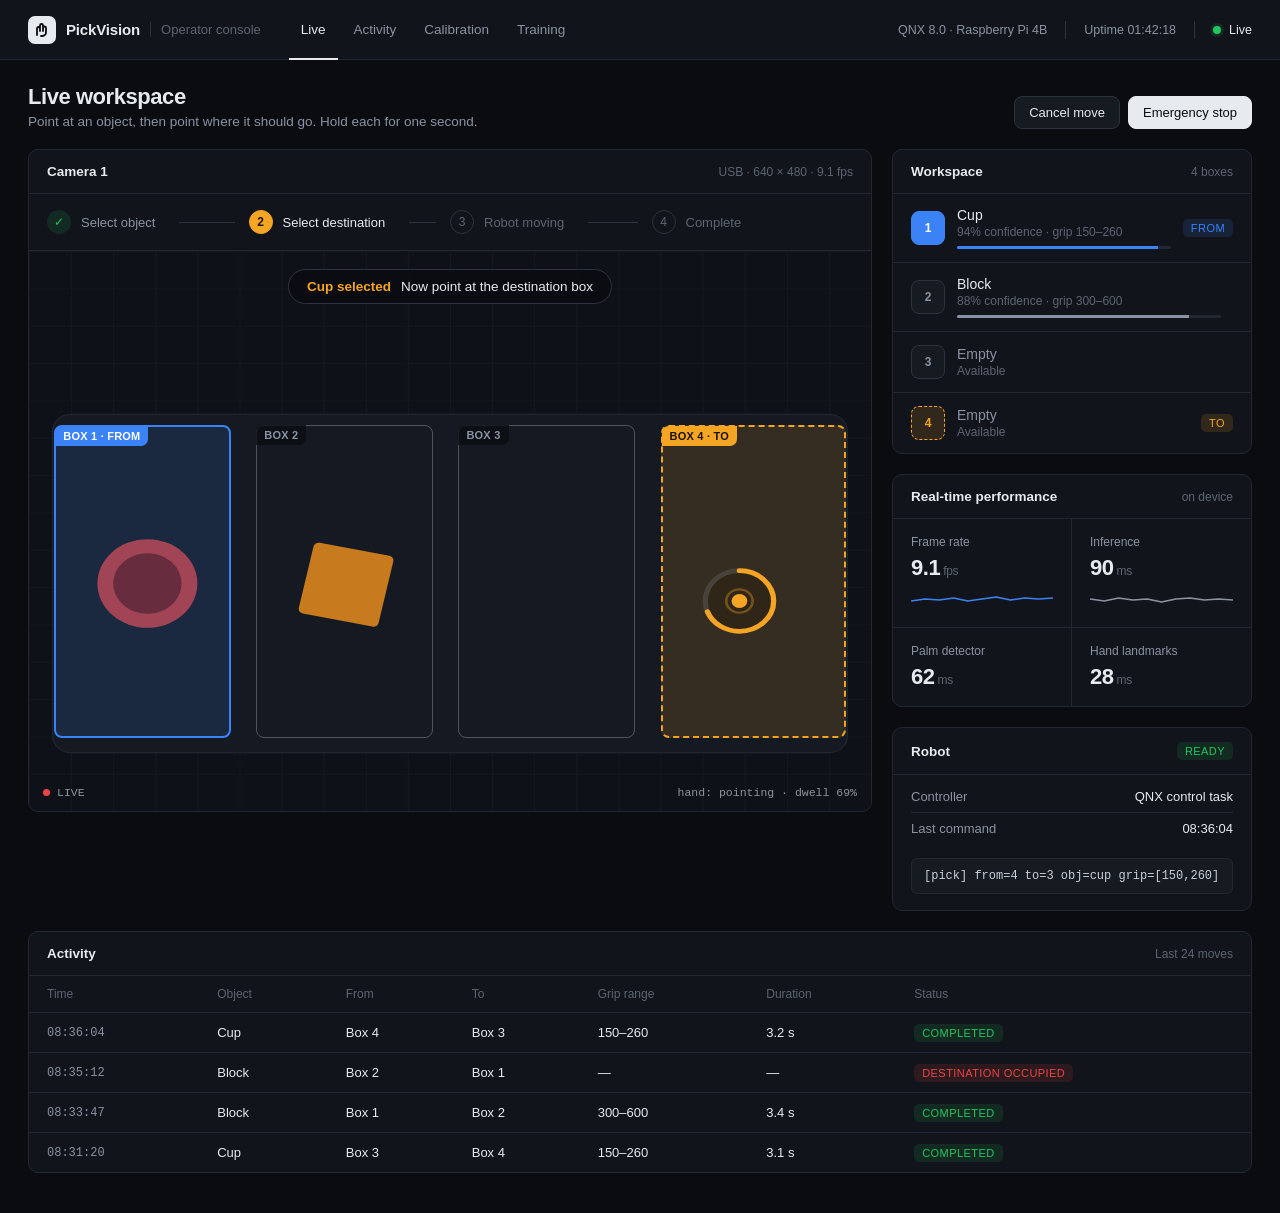
<file: design/dashboard_mockup.html>
<!doctype html>
<html lang="en">
<head>
<meta charset="utf-8">
<meta name="viewport" content="width=device-width, initial-scale=1">
<title>PickVision — Operator Console</title>
<!-- DESIGN MOCKUP ONLY: static sample data, nothing is live. -->
<style>
:root{
  --bg:#0A0C10; --panel:#11141A; --panel-2:#161A21; --line:#222833; --line-2:#2C3340;
  --text:#E7EAEE; --muted:#8A93A3; --faint:#5C6573;
  --blue:#3B82F6; --blue-soft:rgba(59,130,246,.14);
  --amber:#F5A524; --amber-soft:rgba(245,165,36,.14);
  --green:#22C55E; --green-soft:rgba(34,197,94,.12);
  --red:#EF4444; --red-soft:rgba(239,68,68,.12);
  --r:10px;
  --font:"Inter","Segoe UI",-apple-system,"Helvetica Neue",Roboto,Arial,sans-serif;
  --mono:"JetBrains Mono","Cascadia Mono",Consolas,"SF Mono",monospace;
}
*{box-sizing:border-box}
html,body{margin:0;background:var(--bg);color:var(--text);font-family:var(--font);font-size:14px;-webkit-font-smoothing:antialiased}
.num{font-variant-numeric:tabular-nums}

/* top bar */
.topbar{height:60px;display:flex;align-items:center;gap:28px;padding:0 28px;border-bottom:1px solid var(--line);background:var(--panel)}
.brand{display:flex;align-items:center;gap:10px}
.mark{width:28px;height:28px;border-radius:7px;background:var(--text);display:grid;place-items:center}
.mark svg{width:16px;height:16px}
.brand b{font-size:15px;font-weight:600;letter-spacing:-.01em}
.brand span{color:var(--faint);font-size:13px;padding-left:10px;border-left:1px solid var(--line-2)}
.nav{display:flex;gap:4px;height:100%}
.nav a{display:flex;align-items:center;padding:0 12px;color:var(--muted);text-decoration:none;font-size:13.5px;border-bottom:2px solid transparent;margin-bottom:-1px}
.nav a.on{color:var(--text);border-bottom-color:var(--text)}
.spacer{flex:1}
.sys{display:flex;align-items:center;gap:18px;color:var(--muted);font-size:12.5px}
.sys .sep{width:1px;height:18px;background:var(--line-2)}
.live{display:flex;align-items:center;gap:8px;color:var(--text);font-weight:500}
.dot{width:8px;height:8px;border-radius:50%;background:var(--green);box-shadow:0 0 0 3px var(--green-soft)}

/* layout */
.page{max-width:1440px;margin:0 auto;padding:24px 28px 40px}
.head{display:flex;align-items:flex-end;justify-content:space-between;margin-bottom:20px}
.head h1{margin:0;font-size:22px;font-weight:600;letter-spacing:-.02em}
.head p{margin:4px 0 0;color:var(--muted);font-size:13.5px}
.btn{font:inherit;font-size:13px;color:var(--text);background:var(--panel-2);border:1px solid var(--line-2);border-radius:8px;padding:8px 14px;cursor:pointer;display:inline-flex;align-items:center;gap:8px}
.btn:hover{border-color:#3A4252}
.btn.primary{background:var(--text);color:#0A0C10;border-color:var(--text);font-weight:500}
.grid{display:grid;grid-template-columns:minmax(0,1fr) 360px;gap:20px;align-items:start}
.panel{background:var(--panel);border:1px solid var(--line);border-radius:var(--r)}
.ph{display:flex;align-items:center;justify-content:space-between;padding:14px 18px;border-bottom:1px solid var(--line)}
.ph h2{margin:0;font-size:13.5px;font-weight:600}
.ph .meta{color:var(--faint);font-size:12px}
.tag{font-size:11px;font-weight:500;letter-spacing:.04em;text-transform:uppercase;padding:3px 8px;border-radius:5px}

/* stepper */
.stepper{display:flex;padding:16px 18px;gap:0;border-bottom:1px solid var(--line)}
.st{flex:1;display:flex;align-items:center;gap:10px;color:var(--faint);font-size:13px;position:relative}
.st:not(:last-child)::after{content:"";flex:1;height:1px;background:var(--line-2);margin:0 14px}
.st i{width:24px;height:24px;border-radius:50%;border:1px solid var(--line-2);display:grid;place-items:center;font-style:normal;font-size:12px;flex:none}
.st.done{color:var(--muted)} .st.done i{background:var(--green-soft);border-color:transparent;color:var(--green)}
.st.now{color:var(--text);font-weight:500} .st.now i{background:var(--amber);border-color:var(--amber);color:#1A1203;font-weight:600}

/* camera */
.cam{position:relative;aspect-ratio:4/3;max-height:560px;width:100%;background:#0E1117;overflow:hidden;border-radius:0 0 var(--r) var(--r)}
.cam svg.scene{position:absolute;inset:0;width:100%;height:100%}
.zone{position:absolute;border-radius:8px;border:1.5px solid rgba(231,234,238,.28)}
.zone .zl{position:absolute;top:-1px;left:-1px;font-size:11px;font-weight:600;padding:4px 8px;border-radius:7px 0 7px 0;background:rgba(10,12,16,.75);color:var(--muted);letter-spacing:.02em}
.zone.from{border:2px solid var(--blue);background:var(--blue-soft)}
.zone.from .zl{background:var(--blue);color:#fff}
.zone.to{border:2px dashed var(--amber);background:var(--amber-soft)}
.zone.to .zl{background:var(--amber);color:#1A1203}
.banner{position:absolute;left:50%;top:18px;transform:translateX(-50%);background:rgba(10,12,16,.82);border:1px solid var(--line-2);border-radius:999px;padding:9px 18px;font-size:13.5px;display:flex;align-items:center;gap:10px;white-space:nowrap}
.banner b{color:var(--amber);font-weight:600}
.camfoot{position:absolute;left:14px;bottom:12px;right:14px;display:flex;justify-content:space-between;font-family:var(--mono);font-size:11.5px;color:rgba(231,234,238,.6)}
.rec{display:flex;align-items:center;gap:7px}
.rec::before{content:"";width:7px;height:7px;border-radius:50%;background:var(--red)}

/* right column */
.col{display:flex;flex-direction:column;gap:20px}
.rows .row{display:grid;grid-template-columns:34px 1fr auto;align-items:center;gap:12px;padding:13px 18px;border-bottom:1px solid var(--line)}
.rows .row:last-child{border-bottom:0}
.bx{width:34px;height:34px;border-radius:8px;background:var(--panel-2);border:1px solid var(--line-2);display:grid;place-items:center;font-size:12px;font-weight:600;color:var(--muted)}
.row.from .bx{background:var(--blue);border-color:var(--blue);color:#fff}
.row.to .bx{border:1.5px dashed var(--amber);color:var(--amber);background:var(--amber-soft)}
.obj{font-size:14px;font-weight:500}
.sub{font-size:12px;color:var(--faint);margin-top:2px}
.conf{width:100%;height:3px;background:var(--line);border-radius:2px;margin-top:7px;overflow:hidden}
.conf span{display:block;height:100%;background:var(--muted)}
.row.from .conf span{background:var(--blue)}

.metrics{display:grid;grid-template-columns:1fr 1fr}
.m{padding:16px 18px;border-right:1px solid var(--line);border-bottom:1px solid var(--line)}
.m:nth-child(2n){border-right:0} .m:nth-last-child(-n+2){border-bottom:0}
.m .k{font-size:12px;color:var(--muted)}
.m .v{font-size:22px;font-weight:600;letter-spacing:-.02em;margin-top:6px}
.m .v small{font-size:12px;color:var(--faint);font-weight:400;margin-left:3px}
.spark{display:block;margin-top:8px;width:100%;height:22px}

.kv{padding:6px 18px 14px}
.kv div{display:flex;justify-content:space-between;padding:8px 0;border-bottom:1px solid var(--line);font-size:13px}
.kv div:last-child{border-bottom:0}
.kv span{color:var(--muted)}
.code{font-family:var(--mono);font-size:12px;background:var(--panel-2);border:1px solid var(--line);border-radius:6px;padding:10px 12px;margin:0 18px 16px;color:#C9D1DC;overflow:auto;white-space:nowrap}

/* activity */
.act{margin-top:20px}
table{width:100%;border-collapse:collapse;font-size:13px}
th{text-align:left;font-weight:500;color:var(--faint);font-size:12px;padding:11px 18px;border-bottom:1px solid var(--line)}
td{padding:12px 18px;border-bottom:1px solid var(--line)}
tr:last-child td{border-bottom:0}
.ok{color:var(--green);background:var(--green-soft)}
.bad{color:var(--red);background:var(--red-soft)}
.mono{font-family:var(--mono);font-size:12px;color:var(--muted)}
</style>
</head>
<body>

<header class="topbar">
  <div class="brand">
    <div class="mark"><svg viewBox="0 0 16 16" fill="none" stroke="#0A0C10" stroke-width="1.8" stroke-linecap="round"><path d="M3 13V6.5a1.5 1.5 0 0 1 3 0V9M6 9V3.5a1.5 1.5 0 0 1 3 0V9M9 9V6a1.5 1.5 0 0 1 3 0v4.5A3.5 3.5 0 0 1 8.5 14H7"/></svg></div>
    <b>PickVision</b><span>Operator console</span>
  </div>
  <nav class="nav"><a class="on" href="#">Live</a><a href="#">Activity</a><a href="#">Calibration</a><a href="#">Training</a></nav>
  <div class="spacer"></div>
  <div class="sys">
    <span>QNX 8.0 · Raspberry Pi 4B</span><div class="sep"></div>
    <span class="num">Uptime 01:42:18</span><div class="sep"></div>
    <span class="live"><span class="dot"></span>Live</span>
  </div>
</header>

<main class="page">
  <div class="head">
    <div>
      <h1>Live workspace</h1>
      <p>Point at an object, then point where it should go. Hold each for one second.</p>
    </div>
    <div style="display:flex;gap:8px">
      <button class="btn">Cancel move</button>
      <button class="btn primary">Emergency stop</button>
    </div>
  </div>

  <div class="grid">
    <section class="panel">
      <div class="ph"><h2>Camera 1</h2><span class="meta num">USB · 640 × 480 · 9.1 fps</span></div>
      <div class="stepper">
        <div class="st done"><i>✓</i>Select object</div>
        <div class="st now"><i>2</i>Select destination</div>
        <div class="st"><i>3</i>Robot moving</div>
        <div class="st"><i>4</i>Complete</div>
      </div>
      <div class="cam">
        <svg class="scene" viewBox="0 0 640 480" preserveAspectRatio="none">
          <defs>
            <pattern id="g" width="32" height="32" patternUnits="userSpaceOnUse"><path d="M32 0H0V32" fill="none" stroke="#161B23" stroke-width="1"/></pattern>
          </defs>
          <rect width="640" height="480" fill="#0E1117"/><rect width="640" height="480" fill="url(#g)"/>
          <rect x="18" y="140" width="604" height="290" rx="14" fill="#151A22" stroke="#1F2630"/>
          <circle cx="90" cy="285" r="38" fill="#B23A3A"/><circle cx="90" cy="285" r="26" fill="#6E1F1F"/>
          <rect x="210" y="255" width="62" height="62" rx="4" fill="#C77A1E" transform="rotate(12 241 286)"/>
          <circle cx="540" cy="300" r="26" fill="rgba(10,12,16,.55)" stroke="#2C3340" stroke-width="4"/>
          <circle cx="540" cy="300" r="26" fill="none" stroke="#F5A524" stroke-width="4" stroke-linecap="round" stroke-dasharray="113 164" transform="rotate(-90 540 300)"/>
          <circle cx="540" cy="300" r="6" fill="#F5A524"/>
          <circle cx="540" cy="300" r="10" fill="none" stroke="#F5A524" stroke-opacity=".35" stroke-width="2"/>
        </svg>
        <div class="zone from" style="left:3%;top:31%;width:21%;height:56%"><span class="zl">BOX 1 · FROM</span></div>
        <div class="zone" style="left:27%;top:31%;width:21%;height:56%"><span class="zl">BOX 2</span></div>
        <div class="zone" style="left:51%;top:31%;width:21%;height:56%"><span class="zl">BOX 3</span></div>
        <div class="zone to" style="left:75%;top:31%;width:22%;height:56%"><span class="zl">BOX 4 · TO</span></div>
        <div class="banner"><b>Cup selected</b> Now point at the destination box</div>
        <div class="camfoot"><span class="rec">LIVE</span><span class="num">hand: pointing · dwell 69%</span></div>
      </div>
    </section>

    <aside class="col">
      <section class="panel">
        <div class="ph"><h2>Workspace</h2><span class="meta">4 boxes</span></div>
        <div class="rows">
          <div class="row from"><div class="bx">1</div><div><div class="obj">Cup</div><div class="sub num">94% confidence · grip 150–260</div><div class="conf"><span style="width:94%"></span></div></div><span class="tag" style="background:var(--blue-soft);color:var(--blue)">From</span></div>
          <div class="row"><div class="bx">2</div><div><div class="obj">Block</div><div class="sub num">88% confidence · grip 300–600</div><div class="conf"><span style="width:88%"></span></div></div><span></span></div>
          <div class="row"><div class="bx">3</div><div><div class="obj" style="color:var(--muted)">Empty</div><div class="sub">Available</div></div><span></span></div>
          <div class="row to"><div class="bx">4</div><div><div class="obj" style="color:var(--muted)">Empty</div><div class="sub">Available</div></div><span class="tag" style="background:var(--amber-soft);color:var(--amber)">To</span></div>
        </div>
      </section>

      <section class="panel">
        <div class="ph"><h2>Real-time performance</h2><span class="meta">on device</span></div>
        <div class="metrics">
          <div class="m"><div class="k">Frame rate</div><div class="v num">9.1<small>fps</small></div>
            <svg class="spark" viewBox="0 0 100 22" preserveAspectRatio="none"><polyline fill="none" stroke="#3B82F6" stroke-width="1.5" points="0,12 10,10 20,11 30,9 40,12 50,10 60,8 70,11 80,9 90,10 100,9"/></svg></div>
          <div class="m"><div class="k">Inference</div><div class="v num">90<small>ms</small></div>
            <svg class="spark" viewBox="0 0 100 22" preserveAspectRatio="none"><polyline fill="none" stroke="#8A93A3" stroke-width="1.5" points="0,10 10,12 20,9 30,11 40,10 50,13 60,10 70,9 80,11 90,10 100,11"/></svg></div>
          <div class="m"><div class="k">Palm detector</div><div class="v num">62<small>ms</small></div></div>
          <div class="m"><div class="k">Hand landmarks</div><div class="v num">28<small>ms</small></div></div>
        </div>
      </section>

      <section class="panel">
        <div class="ph"><h2>Robot</h2><span class="tag ok">Ready</span></div>
        <div class="kv">
          <div><span>Controller</span>QNX control task</div>
          <div><span>Last command</span><span class="num" style="color:var(--text)">08:36:04</span></div>
        </div>
        <div class="code">[pick] from=4 to=3 obj=cup grip=[150,260]</div>
      </section>
    </aside>
  </div>

  <section class="panel act">
    <div class="ph"><h2>Activity</h2><span class="meta">Last 24 moves</span></div>
    <table>
      <thead><tr><th>Time</th><th>Object</th><th>From</th><th>To</th><th>Grip range</th><th>Duration</th><th>Status</th></tr></thead>
      <tbody>
        <tr><td class="mono">08:36:04</td><td>Cup</td><td>Box 4</td><td>Box 3</td><td class="num">150–260</td><td class="num">3.2 s</td><td><span class="tag ok">Completed</span></td></tr>
        <tr><td class="mono">08:35:12</td><td>Block</td><td>Box 2</td><td>Box 1</td><td class="num">—</td><td class="num">—</td><td><span class="tag bad">Destination occupied</span></td></tr>
        <tr><td class="mono">08:33:47</td><td>Block</td><td>Box 1</td><td>Box 2</td><td class="num">300–600</td><td class="num">3.4 s</td><td><span class="tag ok">Completed</span></td></tr>
        <tr><td class="mono">08:31:20</td><td>Cup</td><td>Box 3</td><td>Box 4</td><td class="num">150–260</td><td class="num">3.1 s</td><td><span class="tag ok">Completed</span></td></tr>
      </tbody>
    </table>
  </section>
</main>
</body>
</html>
</file>
